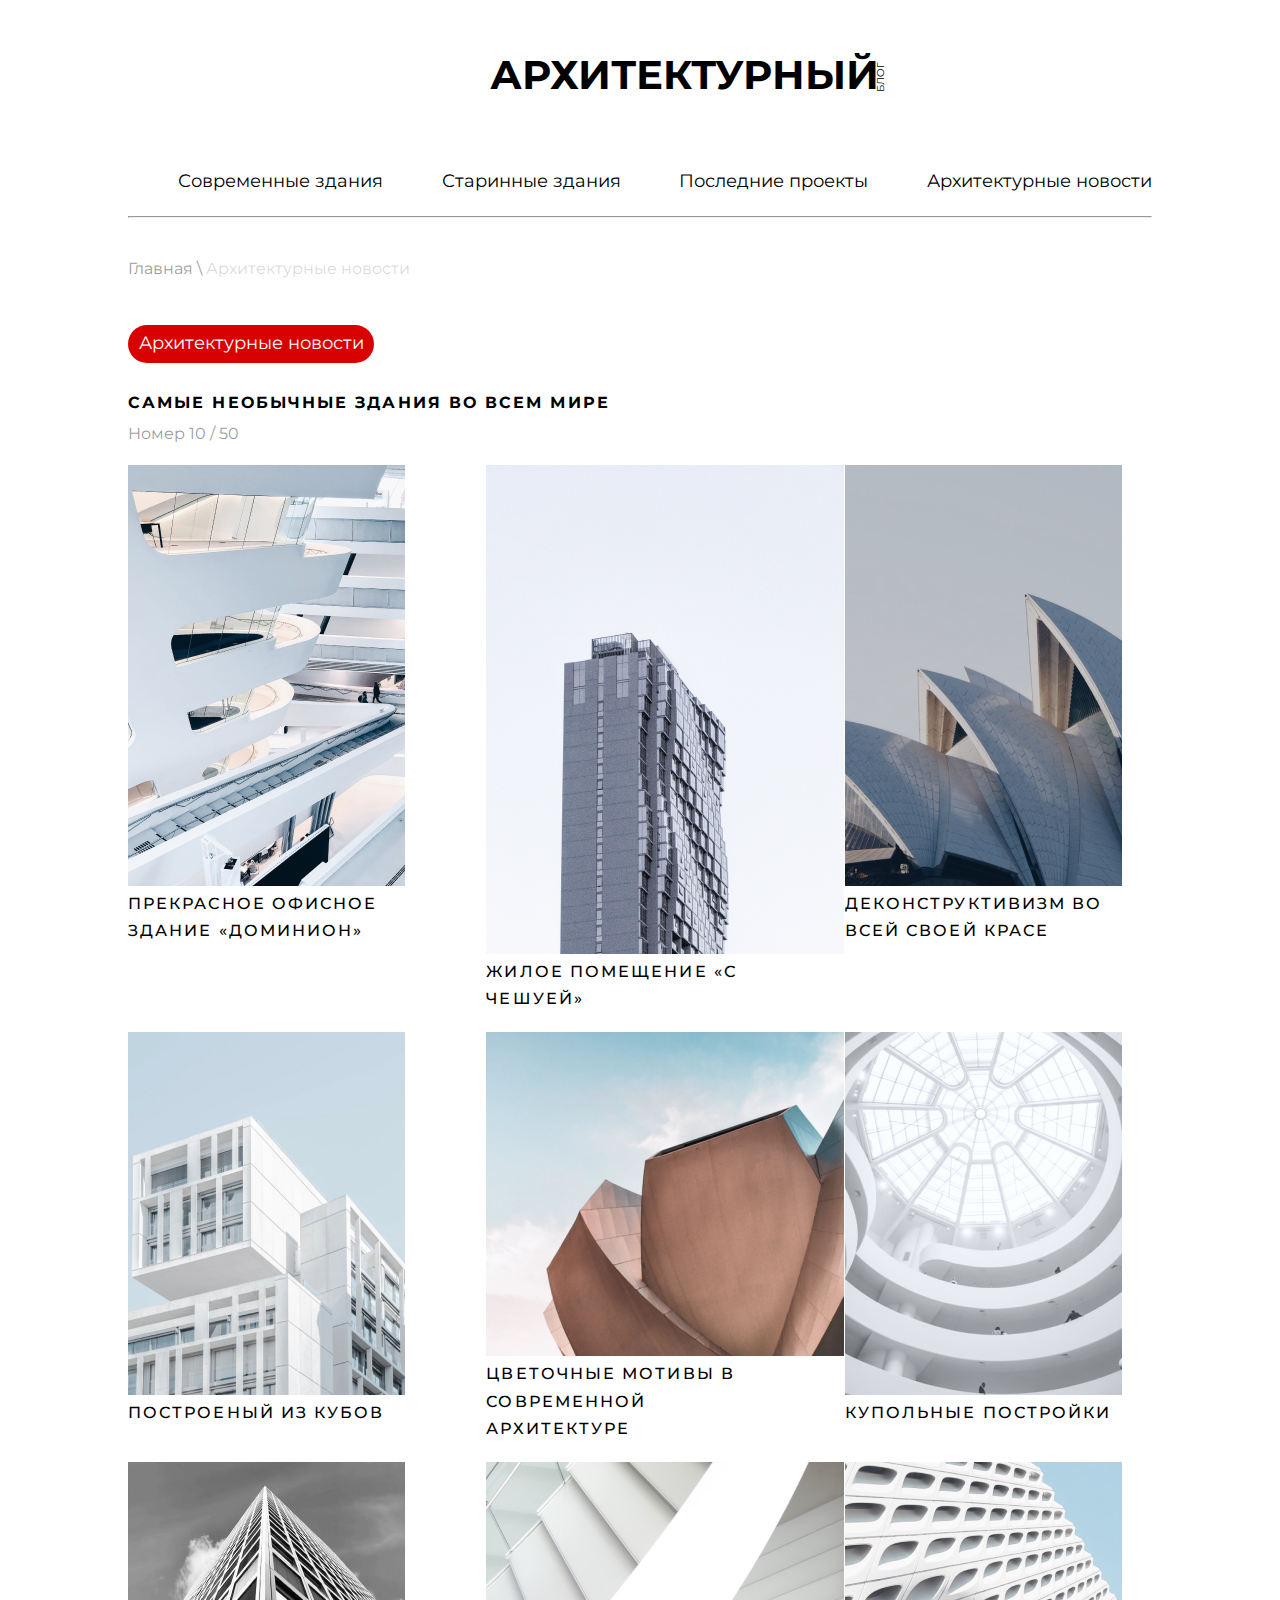
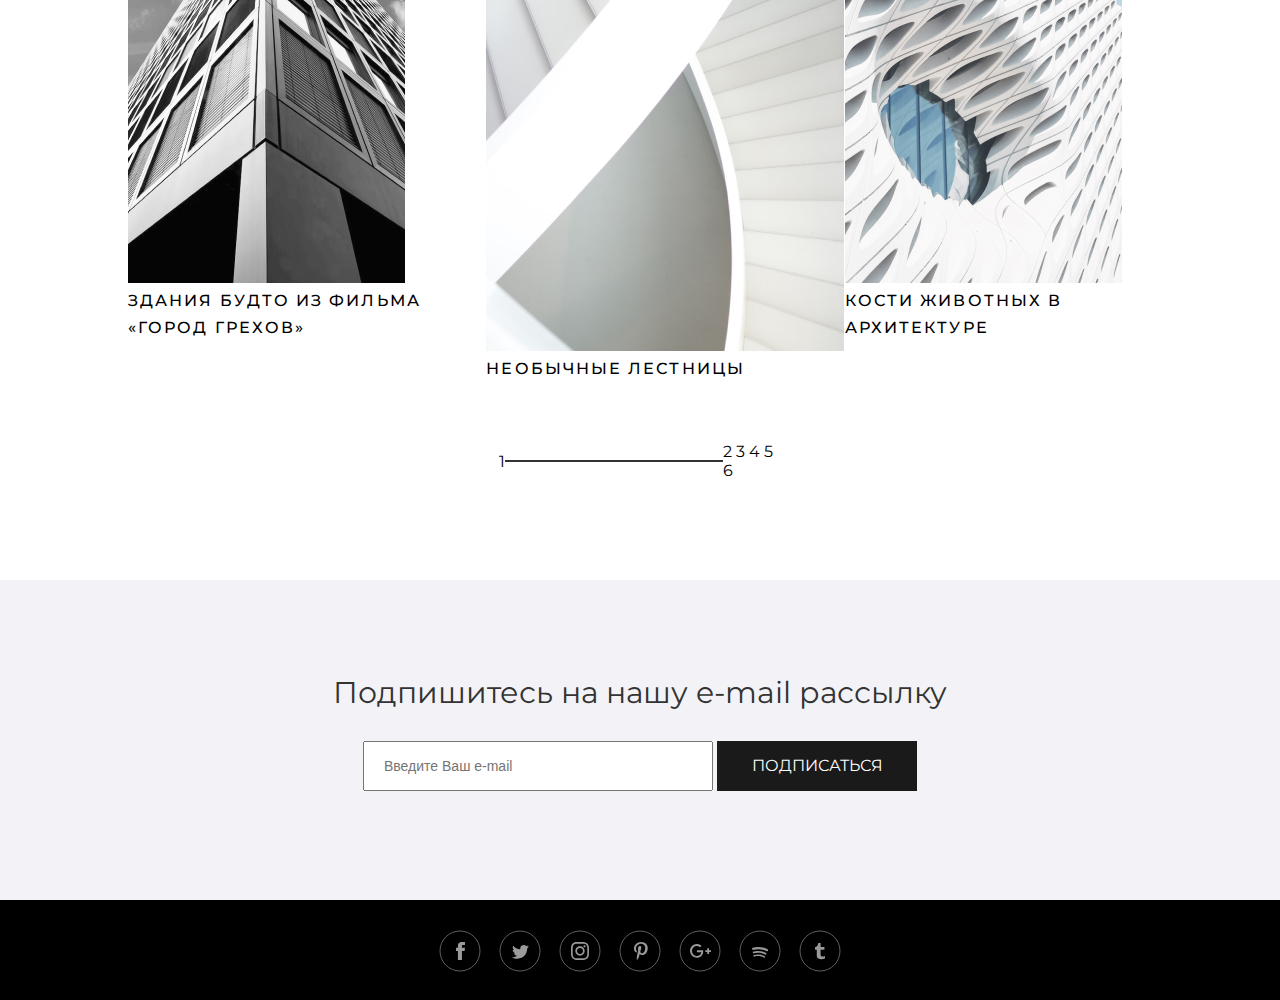
<file: pages/index-2.html>
<!DOCTYPE html>
<html lang="en">

<head>
    <meta charset="UTF-8">
    <meta http-equiv="X-UA-Compatible" content="IE=edge">
    <meta name="viewport" content="width=device-width, initial-scale=1.0">
    <title>architecture-template-2</title>
    <link rel="stylesheet" href="/css/style.css">
    <link rel="stylesheet" href="/css/page-2.css">
    <link href="https://fonts.googleapis.com/css2?family=Montserrat:wght@300;400;500;600;700&display=swap"
        rel="stylesheet">
    <link rel="stylesheet" href="https://pro.fontawesome.com/releases/v5.10.0/css/all.css"
        integrity="sha384-AYmEC3Yw5cVb3ZcuHtOA93w35dYTsvhLPVnYs9eStHfGJvOvKxVfELGroGkvsg+p" crossorigin="anonymous" />
</head>

<body>
    <div class="contr">
        <div class="titul">
            <h2>АРХИТЕКТУРНЫЙ</h2>
            <P>БЛОГ</P>
        </div>
        <div class="name-class ">
            <ul>
                <li><a href="#sec-sector">Современные здания</a></li>
                <li><a href="">Старинные здания</a></li>
                <li><a href="">Последние проекты</a></li>
                <li><a href="">Архитектурные новости</a></li>
            </ul>
            <hr>
        </div>
        <div class="glavnaya">
            <p> Главная \ <span>Архитектурные новости</span></p>
        </div>
        <div class="main-page">
            <h3 class="name-sec p-2">Архитектурные новости</h3>

            <h2>Самые необычные здания во всем мире</h2>
            <span>Номер 10 / 50</span>
            <div class="main-menus-container">
                <div class="main-menu">
                    <img src="image/1.jpg" alt="">
                    <h3>прекрасное Офисное здание «Доминион»</h3>
                </div>
                <div class="main-menu">
                    <img src="image/2.jpg" alt="">
                    <h3>жилое помещение «с чешуей»</h3>
                </div>
                <div class="main-menu">
                    <img src="image/3.jpg" alt="">
                    <h3>деконструктивизм во всей своей красе</h3>
                </div>
            </div>
            <div class="main-menus-container">
                <div class="main-menu">
                    <img src="image/4.jpg" alt="">
                    <h3>построеный из кубов</h3>
                </div>
                <div class="main-menu">
                    <img src="image/5.jpg" alt="">
                    <h3>цветочные мотивы в современной архитектуре</h3>
                </div>
                <div class="main-menu">
                    <img src="image/6.jpg" alt="">
                    <h3>купольные постройки</h3>
                </div>
            </div>
            <div class="main-menus-container">
                <div class="main-menu">
                    <img src="image/7.jpg" alt="">
                    <h3>здания будто из фильма «город грехов»</h3>
                </div>
                <div class="main-menu">
                    <img src="image/8.jpg" alt="">
                    <h3>необычные лестницы</h3>
                </div>
                <div class="main-menu">
                    <img src="image/9.jpg" alt="">
                    <h3>кости животных в архитектуре</h3>
                </div>
            </div>
    </div>
    <div class="group">
        <p>1  <hr>  2 3 4 5 6</p>
    </div>

</div>
<div id="email">
    <h3>Подпишитесь на нашу e-mail рассылку</h3>
    <input type="email" placeholder="Введите Ваш e-mail">
    <button type="submit">подписаться</button>
</div>

<footer>
    <img src="/icon/icons.svg" alt="">
</footer>
</body>

</html>
</file>
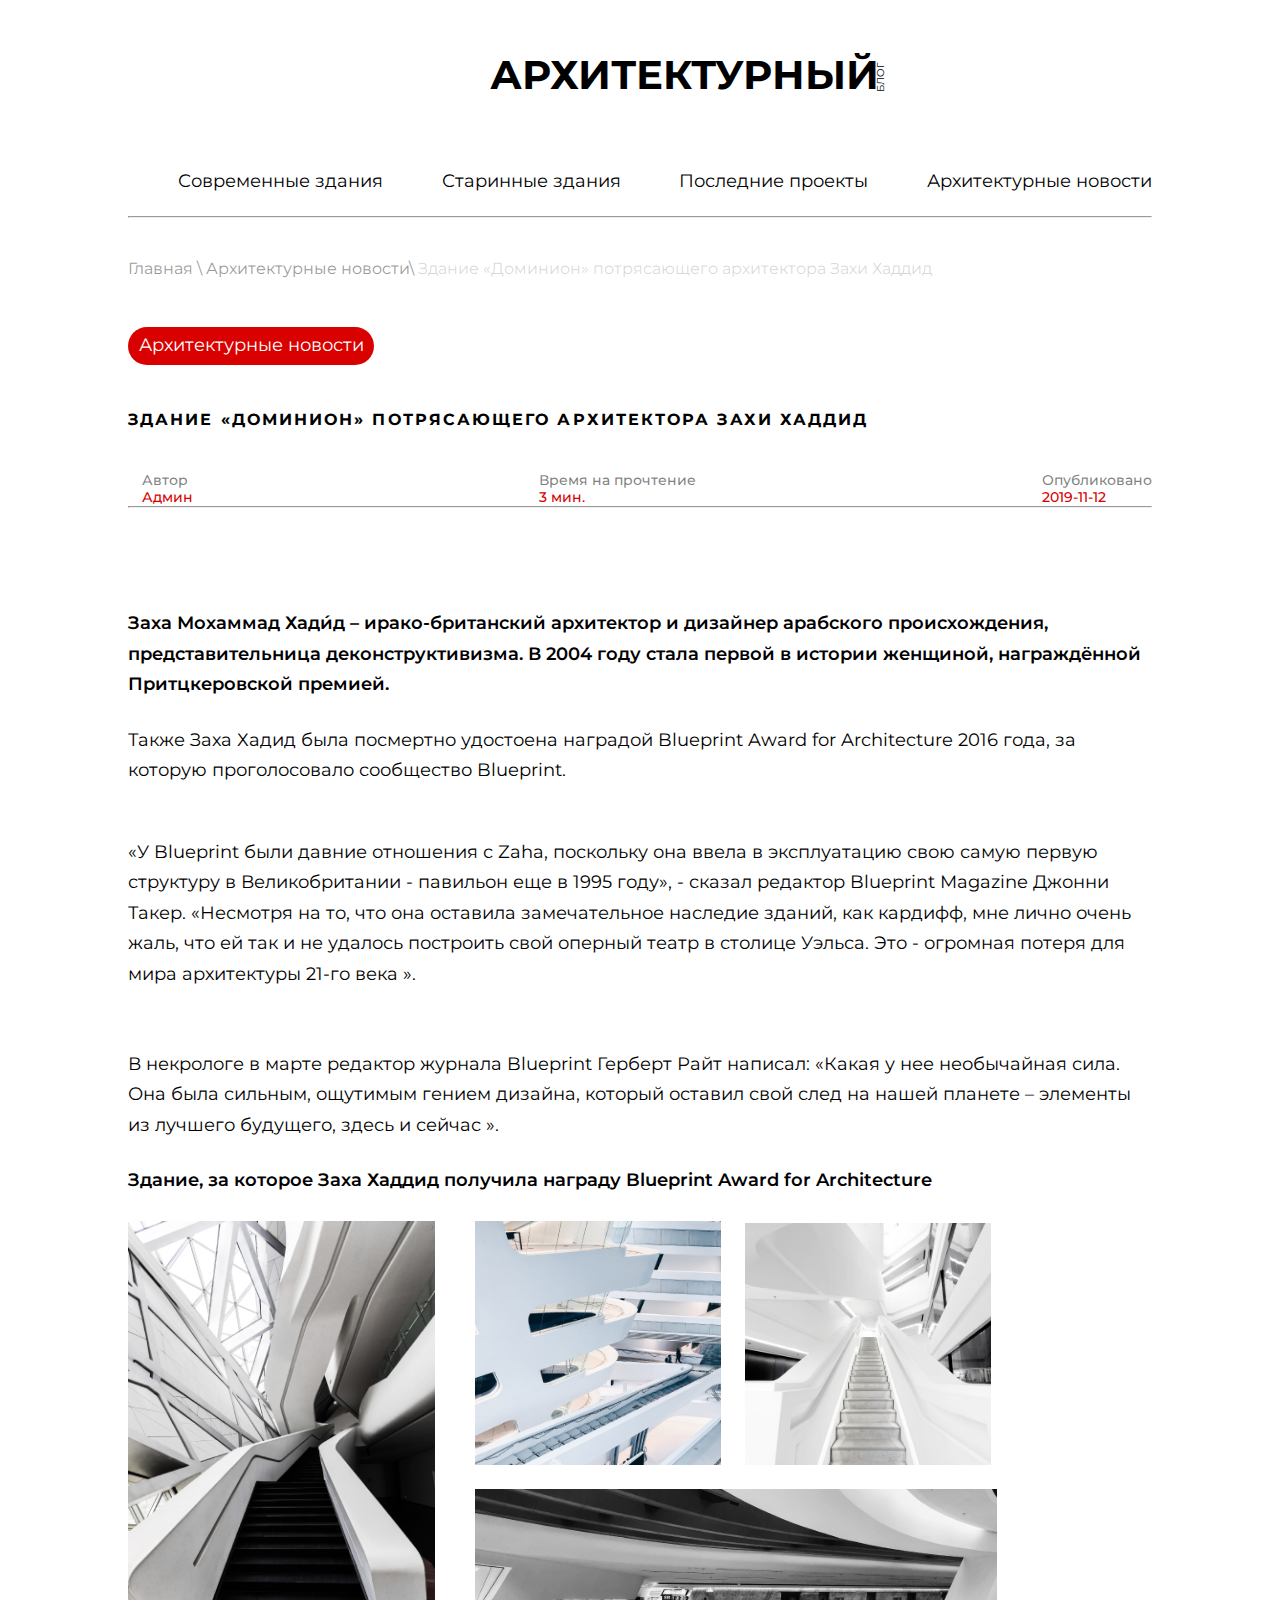
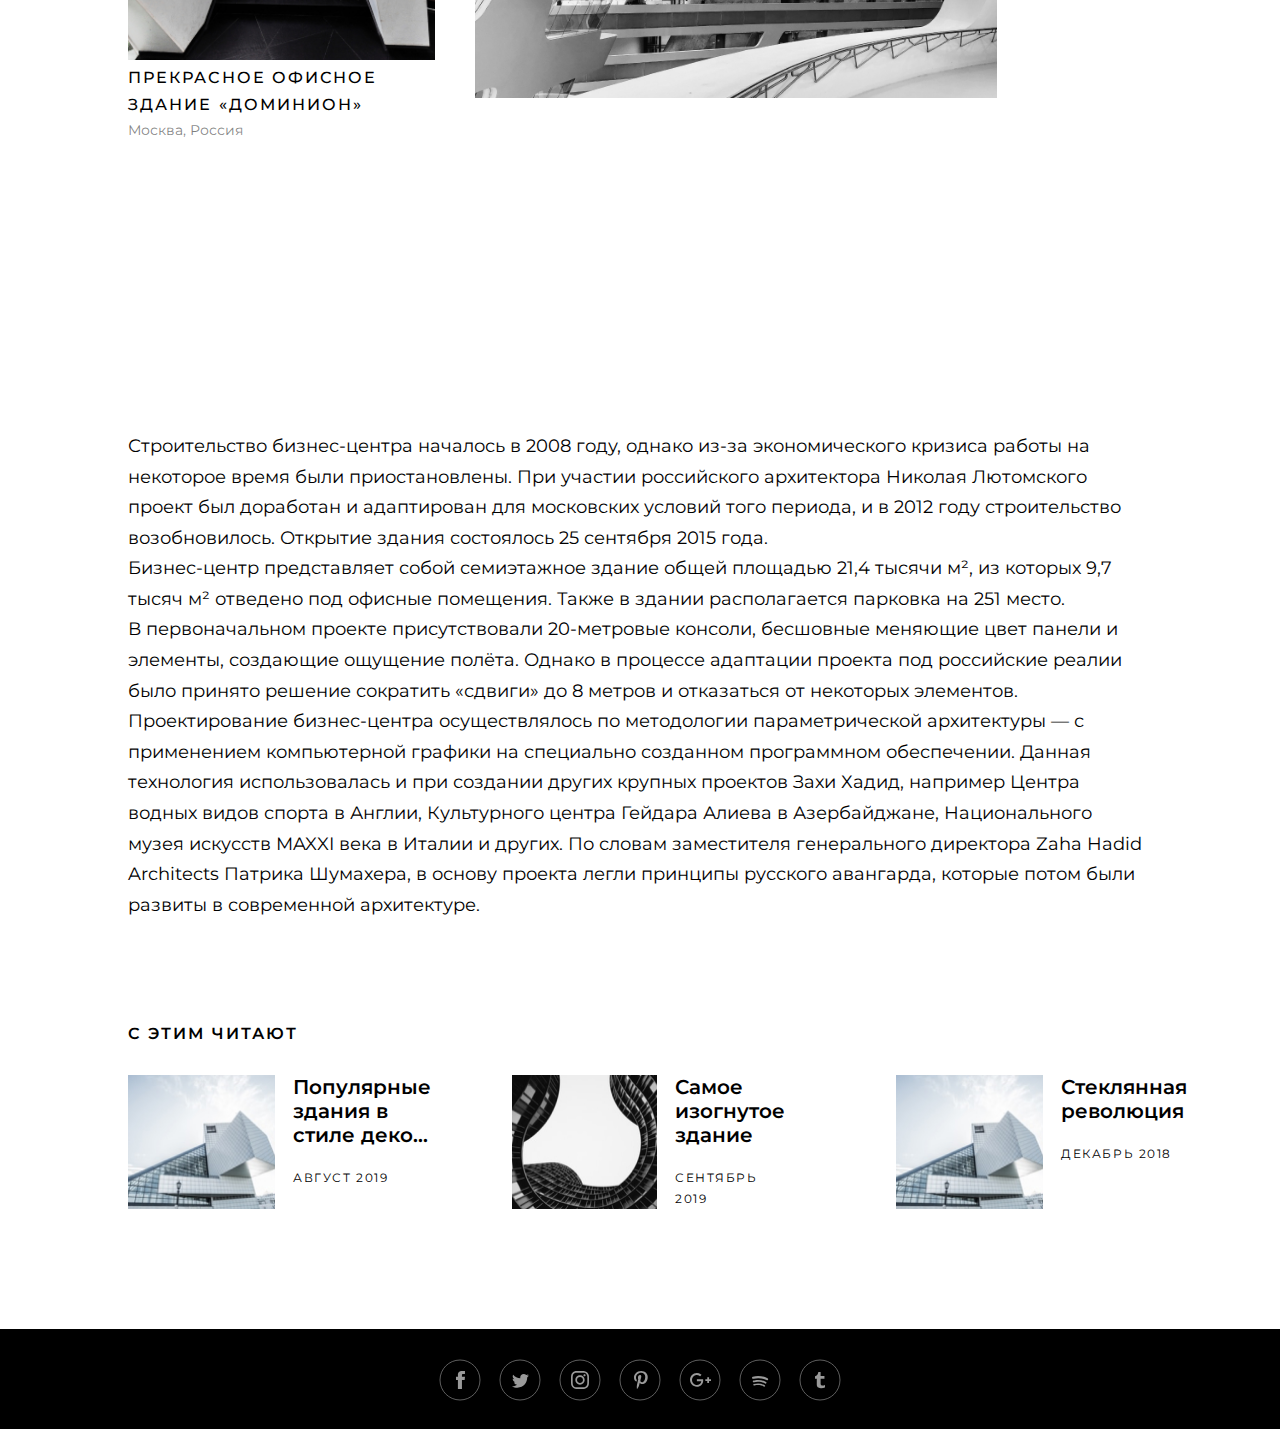
<file: pages/index-3.html>
<!DOCTYPE html>
<html lang="en">

<head>
    <meta charset="UTF-8">
    <meta http-equiv="X-UA-Compatible" content="IE=edge">
    <meta name="viewport" content="width=device-width, initial-scale=1.0">
    <title>architecture-template-3</title>
    <link rel="stylesheet" href="/css/style.css">
    <link rel="stylesheet" href="/css/page-3.css">
    <link href="https://fonts.googleapis.com/css2?family=Montserrat:wght@300;400;500;600;700&display=swap"
        rel="stylesheet">
    <link rel="stylesheet" href="https://pro.fontawesome.com/releases/v5.10.0/css/all.css"
        integrity="sha384-AYmEC3Yw5cVb3ZcuHtOA93w35dYTsvhLPVnYs9eStHfGJvOvKxVfELGroGkvsg+p" crossorigin="anonymous" />
</head>

<body>
    <div class="titul">
        <h2>АРХИТЕКТУРНЫЙ</h2>
        <P>БЛОГ</P>
    </div>
    <div class="name-class ">
        <ul>
            <li><a href="#sec-sector">Современные здания</a></li>
            <li><a href="">Старинные здания</a></li>
            <li><a href="">Последние проекты</a></li>
            <li><a href="">Архитектурные новости</a></li>
        </ul>
        <hr>
    </div>
    <div class="glavnaya">
        <p> Главная \ Архитектурные новости\ <span>Здание «Доминион» потрясающего архитектора Захи Хаддид</span></p>
        <h3 class="name-sec p-2 p-3">Архитектурные новости</h3>
    </div>
    <div class="main-page-3">
        <h2 class="page-3-h2">здание «Доминион» потрясающего архитектора захи хаддид</h2>
        <div class="container-p-3">
            <div class="page-3-info">
                <div class="p-3-menu">
                    <i class="fal fa-user"></i>
                    <div class="p-3-m-info">
                        <span>Автор</span>
                        <h3>Админ</h3>
                    </div>
                </div>
                <div class="p-3-menu">
                    <i class="far fa-clock"></i>
                    <div class="p-3-m-info">
                        <span>Время на прочтение</span>
                        <h3>3 мин.</h3>
                    </div>
                </div>
                <div class="p-3-menu">
                    <i class="far fa-calendar-alt"></i>
                    <div class="p-3-m-info">
                        <span>Опубликовано</span>
                        <h3>2019-11-12</h3>
                    </div>
                </div>

            </div>
            <hr>
        </div>

        <div class="main-page-3-text">
            <h3>Заха Мохаммад Хади́д – ирако-британский архитектор и дизайнер арабского происхождения, представительница
                деконструктивизма. В 2004 году стала первой в истории женщиной, награждённой Притцкеровской премией.
            </h3>
            <p>Также Заха Хадид была посмертно удостоена наградой Blueprint Award for Architecture 2016 года, за которую
                проголосовало сообщество Blueprint. </p>
            <p> <br>
                «У Blueprint были давние отношения с Zaha, поскольку она ввела в эксплуатацию свою самую первую
                структуру в
                Великобритании - павильон еще в 1995 году», - сказал редактор Blueprint Magazine Джонни Такер. «Несмотря
                на
                то, что она оставила замечательное наследие зданий, как кардифф, мне лично очень жаль, что ей так и не
                удалось построить свой оперный театр в столице Уэльса. Это - огромная потеря для мира архитектуры 21-го
                века
                ». </p> <br>
            <p>В некрологе в марте редактор журнала Blueprint Герберт Райт написал: «Какая у нее необычайная сила. Она
                была
                сильным, ощутимым гением дизайна, который оставил свой след на нашей планете – элементы из лучшего
                будущего,
                здесь и сейчас ».</p>
            <h3>Здание, за которое Заха Хаддид получила награду Blueprint Award for Architecture</h3>
        </div>
        <div id="p-3-pic-sector">
            <div class="p-3-img img-left">
                <img src="p-3-ima/1.jpg" alt="">
                <h2>прекрасное Офисное здание «Доминион»</h2>
                <span>Москва, Россия</span>
            </div>
            <div class="img-rigt">
                <div class="img-r-top">
                    <img src="p-3-ima/2.jpg" alt="">
                    <img src="p-3-ima/3.jpg" alt="">
                </div>
                <div class="img-r-b">
                    <img src="p-3-ima/4.jpg" alt="">
                </div>
            </div>
        </div>
        <div class="p-3-p-text">
            <p>Строительство бизнес-центра началось в 2008 году, однако из-за экономического кризиса работы на некоторое
                время были приостановлены. При участии российского архитектора Николая Лютомского проект был доработан и
                адаптирован для московских условий того периода, и в 2012 году строительство возобновилось. Открытие
                здания
                состоялось 25 сентября 2015 года.
            </p>
            <p> Бизнес-центр представляет собой семиэтажное здание общей площадью 21,4 тысячи м², из которых 9,7 тысяч
                м²
                отведено под офисные помещения. Также в здании располагается парковка на 251 место.</p>
            <p> В первоначальном проекте присутствовали 20-метровые консоли, бесшовные меняющие цвет панели и элементы,
                создающие ощущение полёта. Однако в процессе адаптации проекта под российские реалии было принято
                решение
                сократить «сдвиги» до 8 метров и отказаться от некоторых элементов.</p>
            <p> Проектирование бизнес-центра осуществлялось по методологии параметрической архитектуры — с применением
                компьютерной графики на специально созданном программном обеспечении. Данная технология использовалась и
                при
                создании других крупных проектов Захи Хадид, например Центра водных видов спорта в Англии, Культурного
                центра Гейдара Алиева в Азербайджане, Национального музея искусств MAXXI века в Италии и других. По
                словам
                заместителя генерального директора Zaha Hadid Architects Патрика Шумахера, в основу проекта легли
                принципы
                русского авангарда, которые потом были развиты в современной архитектуре.</p>
        </div>
        <div id="on-footer">
            <h3>С этим читают</h3>
            <div class="o-f-cont">
                <div class="o-f-cont-menu">
                    <img src="p-3-ima/o-f-img/1.jpg" alt="">
                    <div class="o-f-cont-m-text">
                        <h4>Популярные здания в стиле деко...</h4>
                        <span>август 2019 </span>
                    </div>
                </div>
                <div class="o-f-cont-menu">
                    <img src="p-3-ima/o-f-img/2.jpg" alt="">
                    <div class="o-f-cont-m-text">
                        <h4>Самое изогнутое здание</h4>
                        <span>сентябрь 2019  </span>
                    </div>
                </div>
                <div class="o-f-cont-menu">
                    <img src="p-3-ima/o-f-img/1.jpg" alt="">
                    <div class="o-f-cont-m-text">
                        <h4>Стеклянная революция</h4>
                        <span>декабрь 2018 </span>
                    </div>
                </div>
            </div>
        </div>
    </div>






    <footer>
        <img src="/icon/icons.svg" alt="">
    </footer>
</body>

</html>
</file>
<file: css/style.css>
:root{
    --maindanger:   #D90000;
    --mainwhite:    #ffffff;
    --emailbgcolor: #F3F3F7;
}
*{
    margin: 0;
    padding: 0;
    box-sizing: border-box;}
body{
    font-family: 'Montserrat', sans-serif;}
button{
    border: none;
    outline: none;
    cursor: pointer;
    font-family: 'Montserrat', sans-serif;
}
a{
    font-family: 'Montserrat', sans-serif;}
.titul{
    position: relative;
    margin-top: 120px;
    text-align: center;
    width: 300px;
    height: 50px;
    margin: 70px auto;
    margin-top: 50px;
}
.titul h2{
    font-weight: 700;
    font-size: 40px;
}
.titul p{
    position: absolute;
    right: -35%;
    top: 20px;
    font-weight: 400;
    font-size: 10px;
    transform: rotate(-90deg);    
}
.name-class{
    width: 80%;
    height: auto;
    margin: 40px auto;
}
.name-class ul{
    display: flex;
    justify-content: space-between;
}
.name-class li{
    list-style: none;
    margin-left: 50px;
}
.name-class a{
    font-size: 18px;
    color: black;
}
.name-class a {
    text-decoration: none;
    background-image: linear-gradient(#D90000, #D90000);
    background-position: 0% 100%;
    background-repeat: no-repeat;
    background-size: 0% 2px;
    transition: background-size .5s;
}

.name-class a:hover {
    background-size: 100% 2px;
}
.name-class hr{
    margin-top: 24px;
    margin-bottom: 20px;
}
.f-sector{
    width: 70%;
    display: flex;
    justify-content: space-between;
    margin-left: 10%;
    margin-right: 10%;
}
.f-s-left{
    width: 100%;
    margin-right: 20px;
}
.f-s-menu-1{
    position: relative;
}
.f-s-m-text{
    position: absolute;
    left: 13%;
    top: 40%;
    width: 60%;
    color: white;
}
.f-s-m-text p{
    font-style: italic;
    font-weight: 300;
    font-size: 28px;
    margin-left: 10px;
    margin-bottom: -17px;
}
.f-s-m-text h3{
    font-weight: normal;
    font-size: 36px;
    margin-bottom: 35px;
}
.f-s-m-text button{
    width: 200px;
    height: 50px;
    background: rgba(0, 0, 0, 0.3);
    border: 1px solid #FFFFFF;
    box-sizing: border-box;
    border-radius: 1px;
    font-size: 16px;
    text-align: center;
    text-transform: uppercase;
    color: #FFFFFF;
}
.f-s-menu-2 {
    position: relative;
}
.f-s-menu-2 .f-s-m-text-2{
    position: absolute;
    left: 13%;
    top: 35%;
    width: 70%;
    color: white;
}
.f-s-m-text-2 h3{
    font-weight: normal;
    font-size: 24px;
    margin-bottom: 30px;
}
.f-s-m-text-2 button{
    width: 200px;
    height: 50px;
    background: rgba(0, 0, 0, 0.3);
    border: 1px solid #FFFFFF;
    box-sizing: border-box;
    border-radius: 1px;
    font-size: 16px;
    text-align: center;
    text-transform: uppercase;

color: #FFFFFF;
}
.f-s-menu-3 {
    position: relative;
    margin-top: 10px;
}
.f-s-m-text-3{
    position: absolute;
    left: 13%;
    top: 35%;
    width: 70%;
    color: white;
}
.f-s-m-text-3 h3{
    font-weight: normal;
    font-size: 24px;
    margin-bottom: 30px;
}
.f-s-m-text-3 button{
    width: 200px;
    height: 50px;
    background: rgba(0, 0, 0, 0.3);
    border: 1px solid #FFFFFF;
    box-sizing: border-box;
    border-radius: 1px;
    font-size: 16px;
    text-align: center;
    text-transform: uppercase;
    color: #FFFFFF;
}

#sec-sector{
    position: relative;
    width: 100%;
    height: 100vh;
    margin-top: 120px;
}
.name-sec {
    width: 246px;
    height: 38px;
    margin-left: 10%;
    margin-bottom: 30px;
    background: #D90000;
    border-radius: 60px;
    font-size: 18px;
    text-align: center;
    color: #FFFFFF;
    padding-top: 7px;
    font-weight: 400;

}
.s-s-menus{
    display: flex;
    width: 80%;
    margin: 0 auto;
}
.s-s-left{
    margin-right: 50px;
}
.s-s-r-top img{
    margin-right: 20px;
    margin-bottom: 20px;
}
#sec-sector .vverx {
    position: absolute;
    right: -40px;
    bottom: 40px;
    text-decoration: none !important;
    margin-right: 10%;
    transform: rotate(-90deg);
    color: black;
}
#sec-sector .vverx i{
    width: 20px;
    height: 20px;
    border-radius: 50%;
    transform: rotate(90deg);
    border: 1px solid black;
    text-align: center;
    color: black;
    margin-bottom: 20px;
}

#email{
    width: 100%;
    height: 320px;
    background-color: var(--emailbgcolor);
    text-align: center;
    margin: 100px auto;
    padding-top: 94px;
}
#email h3{
    font-weight: normal;
    font-size: 30px;
    line-height: 37px;
    color: #333333;
}
#email input{
    width: 350px;
    height: 50px;
    padding-left: 19px;
    font-size: 14px;
    line-height: 20px;
    color: #9A9A9A;
    margin-top: 30px;
}
#email button{
    width: 200px;
    height: 50px;
    background-color: #1A1A1A;
    font-size: 16px;
    line-height: 20px;
    text-transform: uppercase;
    color: #FFFFFF;
}
#old{
    width: 100%;
    height: 80vh;
}
.old-menus{
    width: 80%;
    height: auto;
    display: flex;
    margin: 0 auto;
}
.old-m-image{
    margin-right: 50px;
    font-weight: 500;
font-size: 16px;
text-transform: uppercase;
color: #000000;
}
.old-m-image img {
    margin-bottom: 13px;
}
#architect-news{
    position: relative;
    width: 100%;
    height: auto;
    text-align: center;
    /* text-align: center; */
}
#architect-news img{
    width: 100%;
    height: auto;
}
.archiv{
    position: absolute;
    left: 25%;
    top: 30%;
    width: 55%;
}
.archiv h3{
    font-size: 18px;
    text-align: center;
    color: #FFFFFF;
    width: 246px;
    height: 38px;
    background: #D90000;
    border-radius: 60px;
    padding-top: 7px;
    font-weight: 400;
    margin-left: 10%;
    margin-bottom: 40px;
}
.archiv h2{
    font-weight: 300;
    font-size: 60px;
    line-height: 73px;
    text-align: center;
    color: #FFFFFF;
    margin-bottom: 40px;

}
.archiv h2 span{
    font-weight: 500;
}
.archiv button{
    width: 200px;
    height: 50px;
    background: rgba(0, 0, 0, 0.3);
    border: 1px solid #FFFFFF;
    border-radius: 1px;
    font-size: 16px;
    line-height: 20px;
    text-transform: uppercase;
    color: #FFFFFF;
}

#email-2{
    width: 100%;
    height: 320px;
    background-color: var(--mainwhite);
    text-align: center;
    margin: 100px auto;
    padding-top: 94px;
}
#email-2 h3{
    font-weight: normal;
    font-size: 30px;
    line-height: 37px;
    color: #333333;
}
#email-2 input{
    width: 350px;
    height: 50px;
    padding-left: 19px;
    font-size: 14px;
    line-height: 20px;
    color: #9A9A9A;
    margin-top: 30px;
}
#email-2 button{
    width: 200px;
    height: 50px;
    background-color: #1A1A1A;
    font-size: 16px;
    line-height: 20px;
    text-transform: uppercase;
    color: #FFFFFF;
}
footer{
    width: 100%;
    height: 100px;
    background-color: black;
    text-align: center;
    padding-top: 30px;
}
</file>
<file: css/page-2.css>
*{
    margin: 0;
    padding: 0;
    box-sizing: border-box;}

.contr{
    width: 100%;
    height: auto;
}
.glavnaya{
    width: 80%;
    margin-left: 10%;
    margin-bottom: 45px;
    font-size: 16px;
    line-height: 22px;
    color: rgba(51, 51, 51, 0.5);
}
.glavnaya span{
    color: rgba(51, 51, 51, 0.2);
}
.main-page{
    width: 80%;
    margin: 0 auto;
}
.main-page h2{
    font-weight: bold;
font-size: 16px;
line-height: 20px;
letter-spacing: 0.13em;
text-transform: uppercase;
margin-top: 25px;
margin-bottom: 10px;
}
.p-2{
    margin-left: 0%;
}
.main-page span{
    font-size: 16px;
    line-height: 22px;
    color: rgba(51, 51, 51, 0.5);
    margin: 10px 0;
    margin-bottom: 30px;
}
.main-menus-container{
    width: 100%;
    height: auto;
    margin: 0 auto;
    display: flex;
    justify-content: space-between;
    margin-top: 20px;
}
.main-menu{
    width: 30%;
    height: auto;
}
.main-menu img{
    width: auto;
}
.main-menu h3{
    font-weight: 500;
font-size: 16px;
line-height: 170%;
letter-spacing: 0.13em;
text-transform: uppercase;
}
.group{
    width: 22%;
    height: auto;
    display: flex;
    margin: 60px auto;
    align-items: center;

}
.group hr{
     width: 238.5px;
    height: 0px;
    border: 1px solid #333333;;
}
#email{
    margin-bottom: 0;
}
</file>
<file: css/page-3.css>
*{
    margin: 0;
    padding: 0;
    box-sizing: border-box;
}
.glavnaya{
    width: 80%;
    margin-left: 10%;
    margin-bottom: 45px;
    font-size: 16px;
    line-height: 22px;
    color: rgba(51, 51, 51, 0.5);
}
.glavnaya span{
    color: rgba(51, 51, 51, 0.2);
}
.p-3{
    margin: 0;
    margin-top: 47px;
    margin-bottom: 25px;
}
.container-p-3{
    width: 80%;
    margin: 0 auto;
    margin-bottom: 100px;
}
.page-3-h2{
    margin-left: 10%;
    font-weight: bold;
    font-size: 16px;
    line-height: 20px;
    letter-spacing: 0.13em;
    text-transform: uppercase;
    margin-bottom: 40px;

}
.page-3-info{
    width: 100%;
    height: auto;
    display: flex;
    justify-content: space-between;
}
.p-3-menu{
    display: flex;
}
.p-3-menu i{
    font-size: 33px;
    color: #D90000 ;
}
.p-3-m-info{
    margin-left: 14px;
}
.p-3-m-info span{
    font-weight: 500;
    font-size: 14px;
    line-height: 17px;
    color: rgba(0, 0, 0, 0.5);
}
.p-3-m-info h3{
    font-weight: 500;
    font-size: 14px;
    line-height: 17px;
    color: #D90000;
}
.main-page-3-text{
    width: 80%;
    height: auto;
    margin: 0 auto;
}
.main-page-3-text h3{
    font-weight: 600;
    font-size: 18px;
    line-height: 170%;
    margin: 25px 0;
}
.main-page-3-text p{
    font-weight: normal;
    font-size: 18px;
    line-height: 170%;
    margin: 20px 0;
}

#p-3-pic-sector{
    display: flex;
    width: 80%;
    height: 90vh;
    margin: 0 auto;
}
.p-3-img {
    width: 30%;
    height: 400px;
    margin-right: 20px;
}
.p-3-img img{
    width: 100%;
}
.p-3-img h2{
    font-weight: 500;
    font-size: 16px;
    line-height: 170%;
    letter-spacing: 0.13em;
    text-transform: uppercase;
}
.p-3-img span{
    font-size: 14px;
    line-height: 170%;
    color: rgba(0, 0, 0, 0.5);
}
.img-rigt{
    width: 60%;
    margin-left: 20px;
}
.img-r-top{
    width: 100%;
    margin-bottom: 20px;
}
.img-r-top img{
    width: 40%;
    margin-right: 20px;

}
.img-r-b{
    width: 85%;
}
.img-r-b img{
    width: 100%;
    height: auto;
}
.p-3-p-text{
    width: 80%;
    height: auto;
    margin: 0 auto;
    font-size: 18px;
    line-height: 170%;
    margin-bottom: 100px;
}
#on-footer{
    width: 80%;
    margin: 0 auto;    
}
#on-footer h3{
    font-weight: 600;
    font-size: 16px;
    line-height: 170%;
    letter-spacing: 0.13em;
    text-transform: uppercase;
    margin-bottom: 27px;
}
.o-f-cont{
    width: 100%;
    display: flex;
    justify-content: space-between;
    margin-bottom: 120px;
}
.o-f-cont-menu{
    width: 25%;
    display: flex;
    justify-content: space-between;
}
.o-f-cont-menu img{
    margin-right: 18px;
}
.o-f-cont-m-text h4{
    font-weight: 600;
    font-size: 20px;
    line-height: 24px;
    font-feature-settings: 'liga' off, 'calt' off, 'kern' off;
    margin-bottom: 20px;
}
.o-f-cont-m-text span{
    font-size: 12px;
    line-height: 20px;
    letter-spacing: 0.13em;
    text-transform: uppercase;
}
</file>
